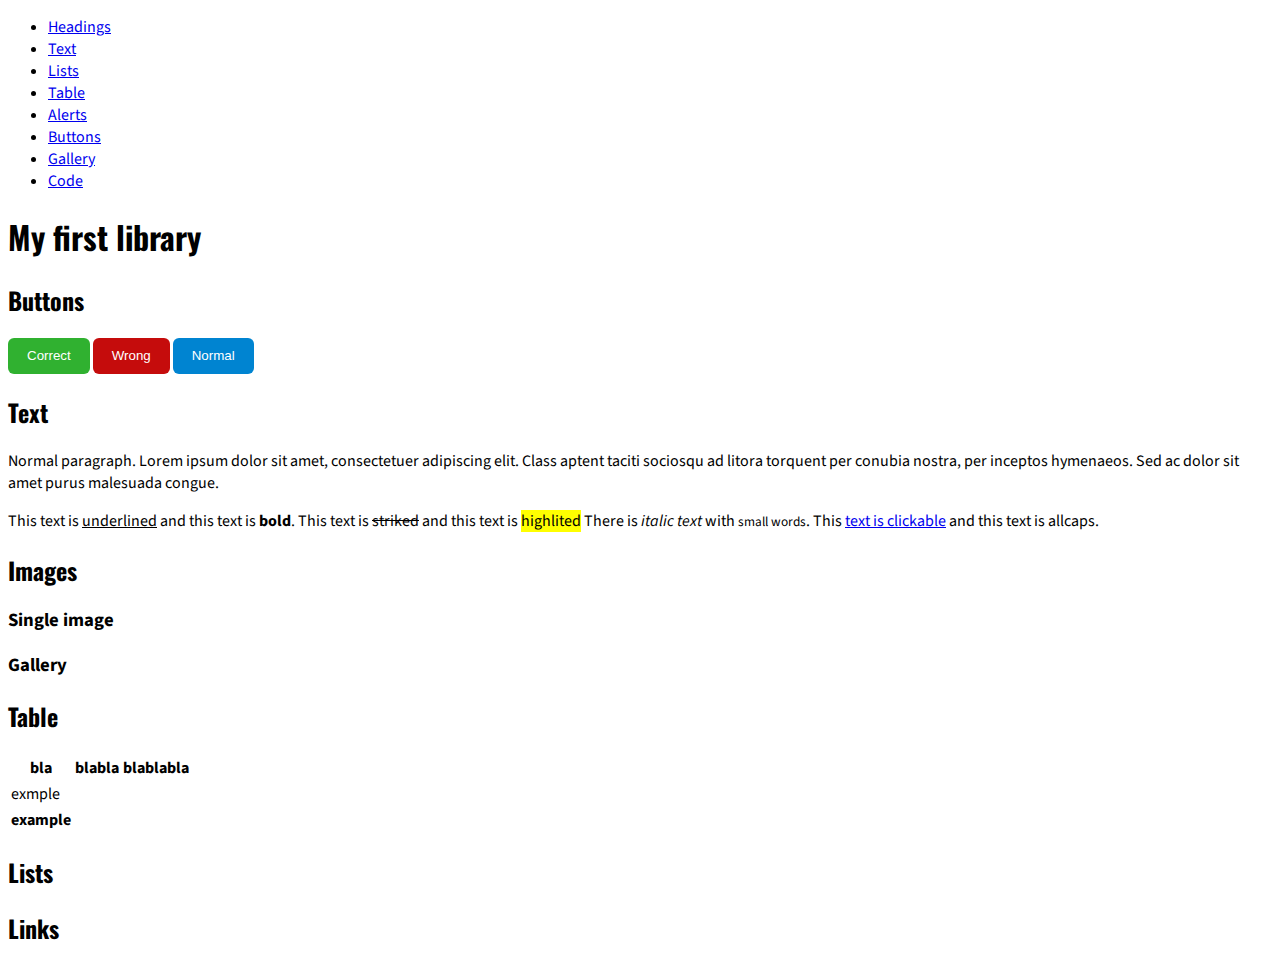
<file: index.html>
<!DOCTYPE html>
<html lang="cs">

<head>
    <meta charset="UTF-8">
    <meta http-equiv="X-UA-Compatible" content="IE=edge">
    <meta name="viewport" content="width=device-width, initial-scale=1.0">
    <link rel="stylesheet" href="./layout.css">
    <link rel="stylesheet" href="./typography.css">

<body>
    <header>
        <nav class="navbar">
            <div class="navbar__title"><a href="#"></a></div>
            <ul class="navbar__menu">
                <li><a href="#headings" class="navbar__btn">Headings</a></li>
                <li><a href="#text" class="navbar__btn">Text</a></li>
                <li><a href="#list" class="navbar__btn">Lists</a></li>
                <li><a href="#table" class="navbar__btn">Table</a></li>
                <li><a href="#alerts" class="navbar__btn">Alerts</a></li>
                <li><a href="#buttons" class="navbar__btn">Buttons</a></li>
                <li><a href="#buttons" class="navbar__btn">Gallery</a></li>
                <li><a href="#code" class="navbar__btn">Code</a></li>
            </ul>
            <div class="menu-btn">
                <i class="fas fa-bars"></i>
            </div>
        </nav>

        <h1>
            My first library
        </h1>
    </header>
    <main>
        <section id="buttons">
            <h2>Buttons</h2>
            <div class="basic">
                <button class="button--correct">Correct</button>
                <button class="button--wrong">Wrong</button>
                <button class="button--normal">Normal</button>
            </div>

        </section>

        <section id="text">
            <h2>Text</h2>
            <p>Normal paragraph. Lorem ipsum dolor sit amet, consectetuer adipiscing elit. Class aptent taciti
                sociosqu ad litora
                torquent per conubia nostra, per inceptos hymenaeos. Sed ac dolor sit amet purus malesuada congue.
            </p>
            <p>This text is <u>underlined</u> and this text is <b>bold</b>. This text is <s>striked</s> and this
                text is <mark>highlited</mark> There is <i>italic text</i> with <small>small words</small>. This <a
                    href="#">text is clickable</a> and this text is <span class="all-caps">allcaps</span>.</p>

        </section>
        <section id="images">
            <h2>Images</h2>
            <h3>Single image</h3>
            <h3>Gallery</h3>

        </section>
        <section id="table">
            <h2>Table</h2>
            <table>
                <thead>
                    <tr>
                        <th>
                            bla
                        </th>
                        <th>
                            blabla
                        </th>
                        <th>
                            blablabla
                        </th>

                    </tr>

                </thead>
                <tfoot>
                    <tr>
                        <th>
                            example

                        </th>

                    </tr>

                </tfoot>
                <tbody>
                    <tr>
                        <td>exmple</td>

                    </tr>

                </tbody>
            </table>

        </section>
        <section id="list">
            <h2>Lists</h2>

        </section>
        <section id="links">
            <h2>Links</h2>

        </section>
    </main>
    <footer>

    </footer>

</body>

</html>
</file>
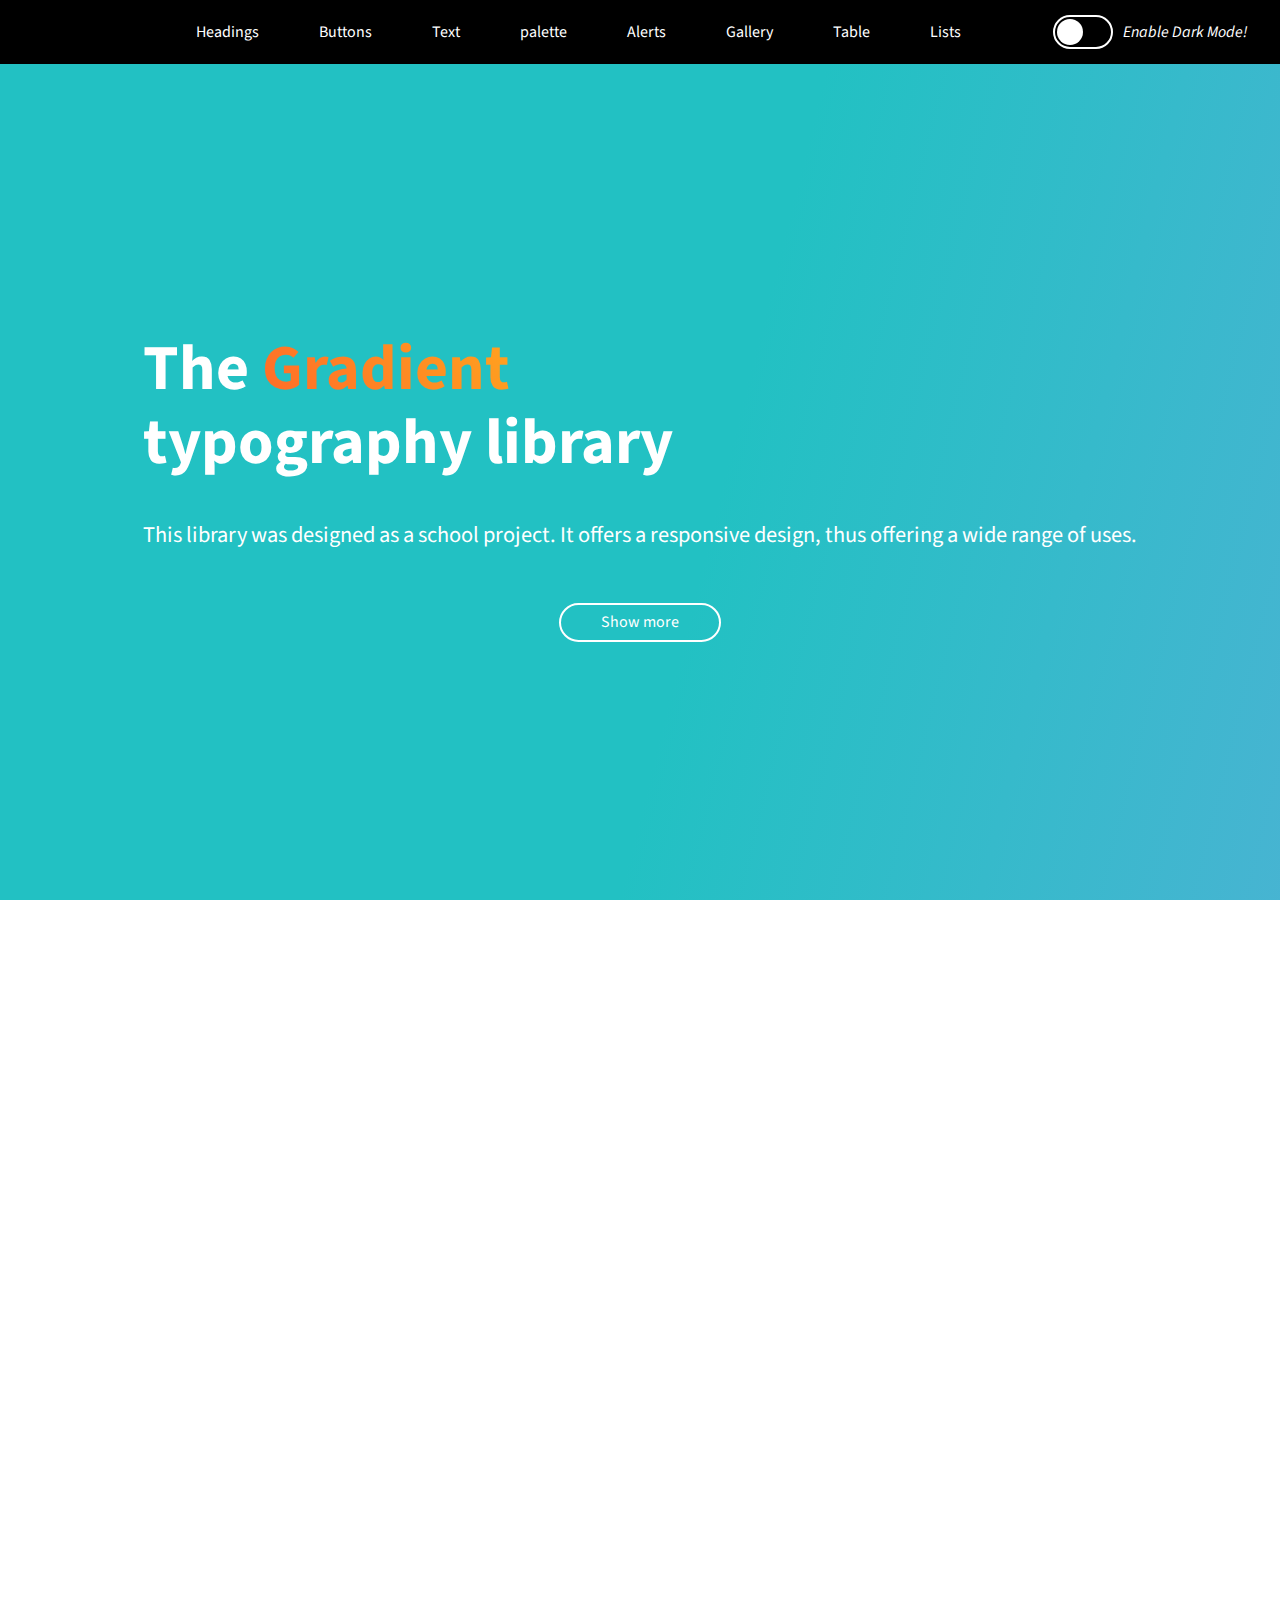
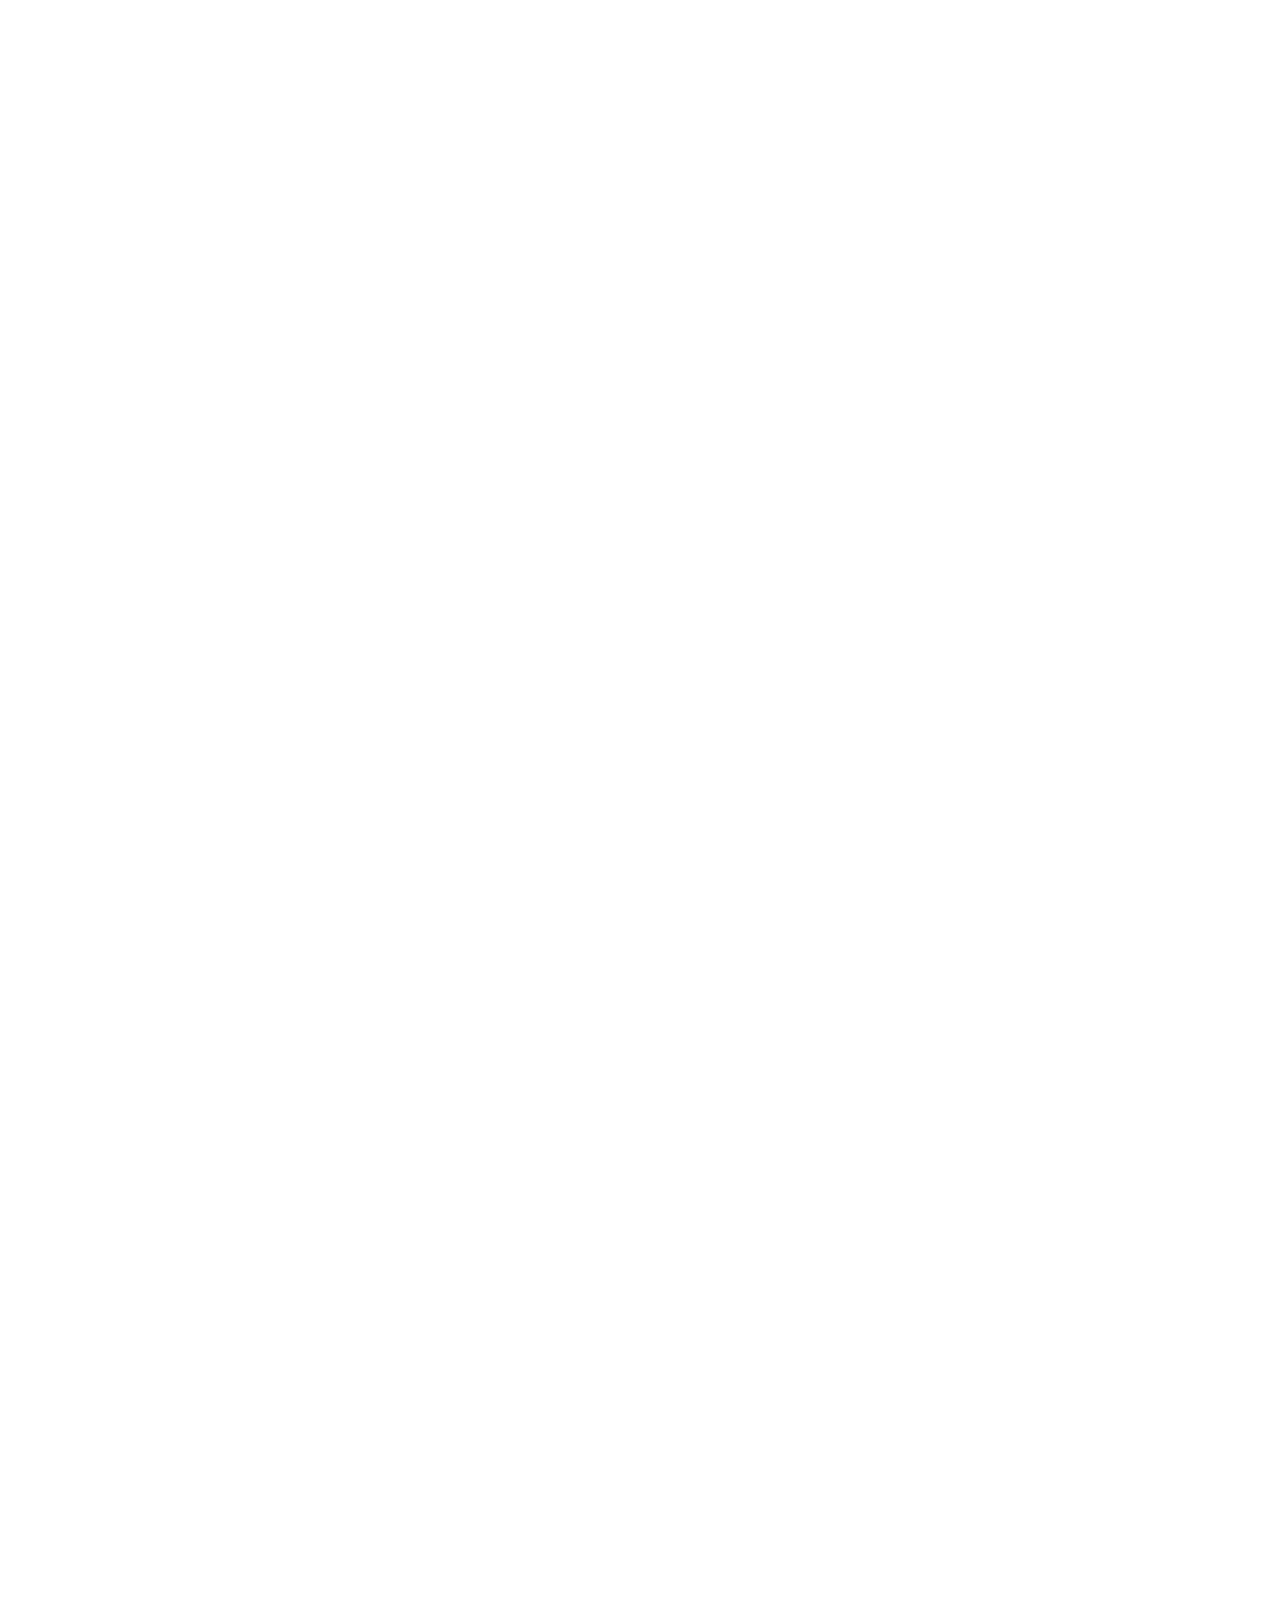
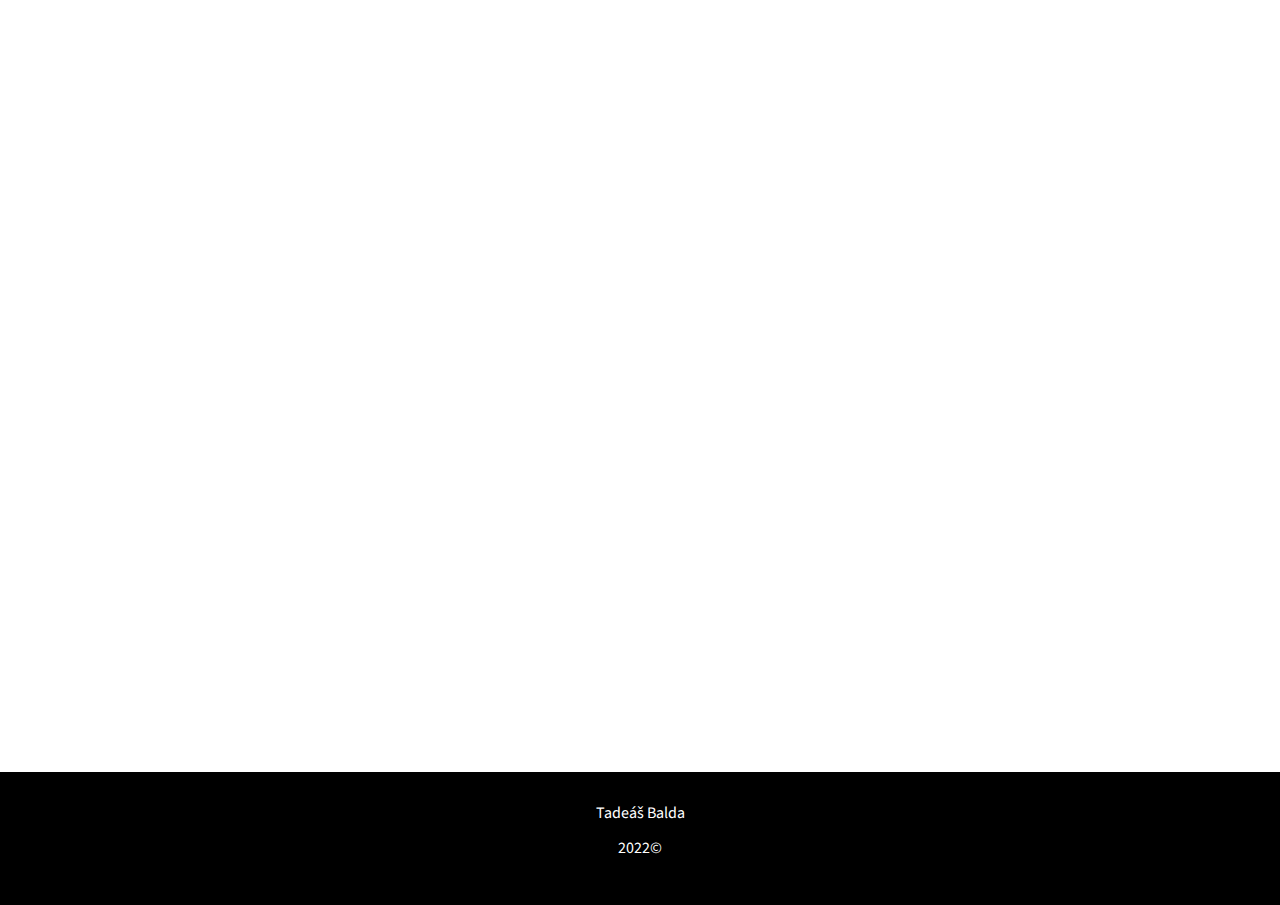
<file: docs/index.html>
<!DOCTYPE html>
<html lang="en">

<head>
    <meta charset="UTF-8">
    <meta http-equiv="X-UA-Compatible" content="IE=edge">
    <meta name="viewport" content="width=device-width, initial-scale=1.0">
    <link rel="stylesheet" href="./layout.css">
    <link rel="stylesheet" href="./typography.css">
    <link rel="stylesheet" href="./normalize.css">
    <link rel="stylesheet" href="./mobile.css">
    <link href="https://unpkg.com/aos@2.3.1/dist/aos.css" rel="stylesheet">
    <script src="https://unpkg.com/aos@2.3.1/dist/aos.js"></script>

<body>
    <header>
        <div class="menu__container">
            <nav class="menu">
                <a href="#" class="nav__logo"></a>
                <ul class="navbar__menu">
                    <li class="menu__item"><a href="#headings" class="navbar__btn">Headings</a></li>
                    <li class="menu__item"><a href="#buttons" class="navbar__btn">Buttons</a></li>
                    <li class="menu__item"><a href="#text" class="navbar__btn">Text</a></li>
                    <li class="menu__item"><a href="#colors" class="navbar__btn"> palette</a></li>
                    <li class="menu__item"><a href="#alerts" class="navbar__btn">Alerts</a></li>
                    <li class="menu__item"><a href="#images" class="navbar__btn"> Gallery</a></li>
                    <li class="menu__item"><a href="#table" class="navbar__btn">Table</a></li>
                    <li class="menu__item"><a href="#list" class="navbar__btn">Lists</a></li>
                    <li class="darkmode menu__item">
                        <label class="darkmode__switch" for="checkbox">
                            <input type="checkbox" id="checkbox" />
                            <div class="button--darkmode round"></div>
                        </label>
                        <em class="darkmode__text">Enable Dark Mode!</em>
                    </li>
                </ul>
                <div class="hamburger">
                    <span class="bar"></span>
                    <span class="bar"></span>
                    <span class="bar"></span>
                </div>
            </nav>
        </div>
        <div class="menu-btn">
            <i class="fas fa-bars"></i>
        </div>


        <div class="image__background">
            <div class="background__text">
                <h1>The <span>Gradient</span> <br>typography library</h1>
                <p>This library was designed as a school project. It offers a responsive design, thus offering a wide
                    range of uses.</p>
            </div>

            <a class="showmore" href="#showmore">Show more</a>

        </div>
    </header>
    <main id="showmore" data-aos-offset="200" data-aos="fade-up">
        <section id="headings">
            <h2>
                Headings
            </h2>
            <h2 class="headings__example headings__example--1">
                H1 Example
            </h2>
            <h2 class="headings__example headings__example--2">
                H2 Example
            </h2>
            <h3 class="headings__example headings__example--3">
                H3 Example
            </h3>
            <h4 class="headings__example headings__example--4">
                H4 Example
            </h4>
            <h5 class="headings__example headings__example--5">
                H5 Example
            </h5>
            <h6 class="headings__example headings__example--6">
                H6 Example
            </h6>

        </section>
        <section id="buttons">
            <h2>Buttons</h2>
            <div class="button__basic">
                <button class="button button--correct">Correct</button>
                <button class="button button--wrong">Wrong</button>
                <button class="button button--normal">Normal</button>
            </div>

        </section>

        <section id="text">
            <h2>Text</h2>
            <p>Normal paragraph. Lorem ipsum dolor sit amet, consectetuer adipiscing elit. Class aptent taciti
                sociosqu ad litora
                torquent per conubia nostra, per inceptos hymenaeos. Sed ac dolor sit amet purus malesuada congue.
            </p>
            <p>This text is <u>underlined</u> and this text is <b>bold</b>. This text is <s>striked</s> and this
                text is <mark>highlited</mark> There is <i>italic text</i> with <small>small words</small>. This <a
                    href="#">text is clickable</a> and this text is <span class="all-caps">allcaps</span>.</p>

        </section>
        <section id="colors">
            <h2>Basic color palette</h2>
            <div class="color__palette">
                <div class="color color--1">

                </div>
                <div class="color color--2">

                </div>
                <div class="color color--3">

                </div>
                <div class="color color--4">

                </div>
                <div class="color color--5">

                </div>
            </div>

        </section>
        <section id="alerts">
            <h2>Alerts</h2>
            <div class="alert__list">
                <div class="alert alert--save">
                    <span> </span>
                    <strong>Do something</strong> Save your work!

                </div>
                <div class="alert alert--sign">
                    <span> </span>
                    <strong>Do something</strong> Please sign up!
                </div>
                <div class="alert alert--critical">
                    <span> </span>
                    <strong>Do something</strong> Warging!
                </div>
            </div>

        </section>
        <section id="images">
            <h2>Images</h2>
            <h3>Gallery</h3>
            <ul class="image-gallery">
                <li>
                    <a href="">
                        <img src="./IMG/Group -1.png" alt="">
                        <figcaption class="overlay">Image title</figcaption>
                    </a>
                </li>
                <li>
                    <a href="">
                        <img src="./IMG/Group -2.png" alt="">
                        <figcaption class="overlay">Image title</figcaption>
                    </a>
                </li>
                <li>
                    <a href="">
                        <img src="./IMG/Group -8.png" alt="">
                        <figcaption class="overlay">Image title</figcaption>
                    </a>
                </li>
                <li>
                    <a href="">
                        <img src="./IMG/Group -4.png" alt="">
                        <figcaption class="overlay">Image Title</figcaption>
                    </a>
                </li>
                <li>
                    <img src="./IMG/Group -5.png" alt="">
                    <figcaption class="overlay">Image Title</figcaption>
                </li>
                <li>
                    <a href="">
                        <img src="./IMG/Group -6.png" alt="">
                        <figcaption class="overlay">Image Title</figcaption>
                    </a>
                </li>
                <li>
                    <a href="./IMG/Group -7.png">
                        <img src="./IMG/Group -7.png" alt="">
                        <figcaption class="overlay">Image Title</figcaption>
                    </a>
                </li>
                <li>
                    <a href="">
                        <img src="./IMG/Group -8.png" alt="">
                        <figcaption class="overlay">Image Title</figcaption>
                    </a>
                </li>
                <li>
                    <a href="">
                        <img src="./IMG/Group 1.png" alt="">
                        <figcaption class="overlay">Image Title</figcaption>
                    </a>
                </li>
            </ul>
        </section>
        <section id="table">
            <h2>Table</h2>
            <table>
                <tr>
                    <th>Adam</th>
                    <th>Jonáš</th>
                    <th>Linda</th>
                </tr>
                <tr>
                    <td>16</td>
                    <td>14</td>
                    <td>10</td>
                </tr>
                <tr>
                    <td>ano</td>
                    <td>ne</td>
                    <td>ne</td>
                </tr>
            </table>



        </section>
        <section id="list">
            <h2>Lists</h2>
            <ul>
                <li>Coffee</li>
                <ul>
                    <li>something</li>
                </ul>
                <li>Tea</li>
                <li>Milk</li>
            </ul>

        </section>
    </main>
    <footer>
        <span class="footer__name">Tadeáš Balda</span>
        <p class="footer__text">2022©</p>
    </footer>
    <script>
        // Darkmode switch:
        const toggleSwitch = document.querySelector('.darkmode__switch input[type="checkbox"]');
        const currentTheme = localStorage.getItem('theme');

        if (currentTheme) {
            document.documentElement.setAttribute('data-theme', currentTheme);

            if (currentTheme === 'dark') {
                toggleSwitch.checked = true;
            }
        }

        function switchTheme(e) {
            if (e.target.checked) {
                document.documentElement.setAttribute('data-theme', 'dark');
                localStorage.setItem('theme', 'dark');
            } else {
                document.documentElement.setAttribute('data-theme', 'light');
                localStorage.setItem('theme', 'light');
            }
        }

        toggleSwitch.addEventListener('change', switchTheme, false);
        // Hamburger menu:
        const hamburger = document.querySelector(".hamburger");
        const navMenu = document.querySelector(".navbar__menu");

        hamburger.addEventListener("click", () => {
            hamburger.classList.toggle("active");
            navMenu.classList.toggle("active");
        })
        document.querySelectorAll(".menu__item").forEach(n => n.addEventListener("click", () => {
            hamburger.classList.remove("active");
            navMenu.classList.remove("active");
        }))
        AOS.init();
    </script>

</body>


</html>
</file>
<file: layout.css>
body {
    font-family: 'Source Sans Pro', sans-serif;
}

h1,
h2 {
    font-family: 'Oswald', sans-serif;
}

button {
    display: inline-block;
    border: 1px solid transparent;
    border-radius: 6px;
    height: 36px;
    line-height: 34px;
    padding: 0 18px;
    font-weight: 400;
}
.button--correct {
    background-color: rgb(48, 177, 48);
    color: white;
    
}
.button--wrong {
    background-color:rgb(197, 12, 12);
    color: white
}   
.button--normal {
    background-color: rgb(0, 132, 209);
    color: white;
}
.button--correct:hover {
    background-color: rgb(2, 129, 2);
    color: white;
    scale: 1.05;  
    font-size: small;
    
}
.button--wrong:hover {
    background-color:rgb(255, 24, 24);
    color: white;
    scale: 1.05;    

}   
.button--normal:hover {
    background-color: rgb(21, 152, 228);
    color: white;
    scale: 1.05;  
    
}
</file>
<file: typography.css>
@import url('https://fonts.googleapis.com/css2?family=Oswald:wght@200;300;400;500;600;700&family=Source+Sans+Pro:ital,wght@0,200;0,300;0,400;0,600;0,700;0,900;1,200;1,300;1,400;1,600;1,700;1,900&display=swap');
</file>
<file: docs/layout.css>
/* Basic colors */
:root {
    --primary-color: #302AE6;
    --secondary-color: #536390;
    --font-color: black;
    --bg-color: rgb(255, 255, 255);
    --heading-color: #292922;
    --bgra-color: linear-gradient(104deg, rgba(34, 193, 195, 1) 14%, rgb(174 144 251) 56%, rgba(253, 187, 45, 1) 100%);
}

/* Dark mode ON */
[data-theme="dark"] {
    --primary-color: #9A97F3;
    --secondary-color: #818cab;
    --font-color: white;
    --bg-color: #161625;
    --heading-color: #818cab;
    --bgra-color: linear-gradient(10deg, rgba(39, 113, 113, 1) 14%, rgba(66, 45, 121, 1) 56%, rgb(96 66 0) 100%);
}

body {
    font-family: 'Source Sans Pro', sans-serif;
    background-color: var(--bg-color);
    margin: 0;
    color: var(--font-color);
}


h2 {
    font-family: 'Oswald', sans-serif;
    color: var(--font-color);
    border-left: 3px solid var(--font-color);
    padding-left: 0.3em;
    margin: 5rem 0 2rem 0;
}

h3 {
    text-align: center;
}

.headings__example--2 {
    border: none;
    padding-left: 0;
    margin: 0;
}

.background__text>h1 {
    color: white;
    font-size: 4rem;
    text-align: left;
}

.showmore {
    padding-block: .5rem;
    padding-inline: 2.5rem;
    border: 2px solid;
    border-color: white;
    color: white;
    border-radius: 25px;
    margin: 0;
    text-decoration: none;

}

.showmore:hover {
    background-color: white;
    color: black;
}






/* headings */
.headings__example {
    color: var(--font-color);
}

.headings__example--1 {
    font-size: 2rem;

    border: none;
    padding: 0;
}

/* Navbar */
.menu__container {
    padding: 0;
    margin: 0;
}

.headings__example--3 {
    text-align: left;
}

.navbar__menu li {
    list-style: none;

}

.navbar__menu a {
    color: white;
    text-decoration: none;
}

.menu__container {
    margin: 0 auto;
}

.menu {
    height: 4rem;
    display: flex;
    justify-content: space-between;
    align-items: center;
}

.nav__logo {

    margin: 2rem;
}

.navbar__menu {
    display: flex;
    justify-content: space-between;
    align-items: center;
    gap: 60px;
}

.menu__item {
    transition: 0.3s ease-out;
}

.menu__item:hover {
    color: dodgerblue;
}

.hamburger {
    display: none;
    cursor: pointer;
    margin-inline: 2rem;
}

.bar {
    display: block;
    width: 25px;
    height: 3px;
    margin: 5px auto;
    -webkit-transition: all 0.3s ease;
    transition: all 0.3s ease;
    background-color: white;
    border-radius: 1.5px;
}

.menu {
    overflow: hidden;
    background-color: black;
    position: fixed;

    width: 100%;
    z-index: 100;
}

.navbar__menu a:hover {
    color: yellow;
}

.navbar__menu a:hover::after {
    content: '';
    width: 25px;
    height: 2px;
    color: #ffe137;
}


.nav__logo::before {
    content: url(./IMG/Home-icon.svg);
    padding: 2rem;
}

/* Dark mode switch */
.darkmode {
    display: flex;
    align-items: center;
    margin: 2rem;
}

.darkmode__text {
    margin-left: 10px;
    font-size: 1rem;
    color: white;
}

.darkmode__switch {
    display: inline-block;
    height: 34px;
    position: relative;
    width: 60px;
}

.darkmode__switch input {
    display: none;
}

.button--darkmode {
    background-color: rgb(0, 0, 0);
    bottom: 0;
    cursor: pointer;
    left: 0;
    position: absolute;
    right: 0;
    top: 0;
    transition: .4s;
    border: 2px solid;
    border-color: white;
}

.button--darkmode:before {


    background-color: #fff;
    bottom: 2px;
    content: "";
    height: 26px;
    left: 2px;
    position: absolute;
    transition: 0.6s;
    width: 26px;
}

input:checked+.button--darkmode {
    background-color: #ffe137;
    border-color: #ffe137;
}

input:checked+.button--darkmode:before {
    transform: translateX(26px);
}

.button--darkmode.round {
    border-radius: 34px;
}

.button--darkmode.round:before {
    border-radius: 50%;
}

/* H1 with background image */
.image__background {
    display: flex;
    flex-direction: column;
    background-image: var(--bgra-color);
    height: 100vh;
    align-self: center;
    background-repeat: no-repeat;
    background-size: cover;
    align-items: center;
    justify-content: center;
    max-height: 1080px;

    background-size: 400% 400%;
    animation: gradient 10s ease infinite;
    height: 100vh;
}

@keyframes gradient {
    0% {
        background-position: 0% 50%;
    }

    50% {
        background-position: 100% 50%;
    }

    100% {
        background-position: 0% 50%;
    }
}



.background__text {
    font-size: 1.4rem;
    text-align: center;
    color: white;
    padding: 2rem;


}

.background__text p {
    text-align: initial;
}



h1 span {
    background: linear-gradient(52deg, rgba(255, 99, 42, 1) 14%, rgba(255, 229, 19, 1) 69%);
    ;
    -webkit-background-clip: text;
    -webkit-text-fill-color: transparent;
    background-size: 400% 400%;
    animation: gradient 5s ease infinite;
    height: 100vh;
}

@keyframes gradient {
    0% {
        background-position: 0% 50%;
    }

    50% {
        background-position: 100% 50%;
    }

    100% {
        background-position: 0% 50%;
    }
}

/* button */
button {
    display: inline-block;
    border: 1px solid transparent;
    border-radius: 6px;
    height: 36px;
    line-height: 34px;
    padding: 0 18px;
    font-weight: 400;
}

.button__basic {
    display: flex;
    align-items: center;
    flex-wrap: wrap;
    justify-content: center;
}

.button {
    margin: 10px;
    color: white;
}

.button--correct {
    background-color: rgb(48, 177, 48);


}

.button--wrong {
    background-color: rgb(197, 12, 12);

}

.button--normal {
    background-color: rgb(0, 132, 209);

}

.button:hover {
    scale: 1.05;
}

.button--correct:hover {
    background-color: rgb(2, 129, 2);



}

.button--wrong:hover {
    background-color: rgb(255, 24, 24);



}

.button--normal:hover {
    background-color: rgb(21, 152, 228);


}

/* Gallery */

figcaption {

    position: absolute;
    width: 100%;
    height: 100%;
    background: rgba(57, 57, 57, 0.502);
    top: 0;
    left: 0;
    transform: scale(0);
    transition: all 0.1s 0.05s ease-in-out;
    color: #fff;
    border-radius: 5px;
    display: flex;
    align-items: center;
    justify-content: center;

}

.flexgallery figcaption:hover {
    transform: scale(1);
}


.image-gallery {
    display: flex;
    flex-wrap: wrap;
    justify-content: center;
    gap: 10px;
    padding: 0;
}

.image-gallery>li {

    width: 350px;
    list-style: none;
    flex-basis: 350px;
    position: relative;
    cursor: pointer;
}

.image-gallery li img {
    object-fit: cover;
    width: 100%;
    height: 100%;
    vertical-align: middle;
    border-radius: 5px;
}

.image-gallery::after {
    content: "";
    flex-basis: 350px;
}



.overlay {
    position: absolute;
    width: 100%;
    height: 100%;
    background: rgba(57, 57, 57, 0.502);
    top: 0;
    left: 0;
    transform: scale(0);
    transition: all 0.1s 0.1s ease-in-out;
    color: #fff;
    border-radius: 5px;
    display: flex;
    align-items: center;
    justify-content: center;
}

.container {
    box-sizing: border-box;
}

/* hover */
.image-gallery li:hover .overlay {
    transform: scale(1);
}

/* Dark Mode */

/* Alerts */
.alert__list {
    display: flex;
    flex-wrap: wrap;
    gap: 10px;

}

.alert__list .alert {
    flex-grow: 2;
}

.alert {
    padding: 20px;
    border-radius: 10px;
    color: white;
    max-width: 250px;
}

.alert--save {
    background-color: rgb(228, 225, 77);
}

.alert--sign {
    background-color: rgb(32, 141, 230);
}

.alert--critical {
    background-color: rgb(214, 32, 32);
}

/* Colors */
.color__palette {
    display: flex;
    flex-direction: row;
    flex-wrap: wrap;
    gap: 10px;
    justify-content: center;
    align-content: space-around;
}

.color {
    content: "";
    height: 12rem;
    width: 12rem;
}

.color--1 {
    background-color: aqua;
}

.color--2 {
    background-color: aquamarine;
}

.color--3 {
    background-color: beige;
}

.color--4 {
    background-color: blueviolet;
}

.color--5 {
    background-color: crimson;
}

.table__example {
    background-color: aqua;
}

/* Section */
section {
    max-width: 1200px;
    display: block;
    margin: 0 auto;

}

/* Table */
table {
    color: black;
    background-color: black;
    border-style: 1px solid black;
}

table td {
    background-color: white;
}

table th {
    background-color: gray;
}

/* footer */
footer {

    background-color: black;
    text-align: center;
    padding: 2rem;
    margin-top: 1rem;
}

footer>.footer__name {
    color: white;
}

footer>.footer__text {
    color: white;
}
</file>
<file: docs/typography.css>
@import url('https://fonts.googleapis.com/css2?family=Oswald:wght@200;300;400;500;600;700&family=Source+Sans+Pro:ital,wght@0,200;0,300;0,400;0,600;0,700;0,900;1,200;1,300;1,400;1,600;1,700;1,900&display=swap');
</file>
<file: docs/mobile.css>
@media(max-width:1024px) {
    .hamburger {
        display: block;
    }

    .hamburger.active .bar:nth-child(2) {
        opacity: 0;
    }

    .hamburger.active .bar:nth-child(1) {
        transform: translateY(8px) rotate(45deg);
    }

    .hamburger.active .bar:nth-child(3) {
        transform: translateY(-8px) rotate(-45deg);
    }

    .navbar__menu {
        position: fixed;
        left: -100%;
        top: 64px;
        gap: 0;
        flex-direction: column;
        background-color: #262626;
        width: 100%;
        align-items: flex-start;
        transition: 0.3s;
        margin: 0;
        padding: 0;
    }

    .navbar__menu li {
        padding-left: 2rem;

    }

    .menu__item {
        margin: 16px 0;
    }

    .navbar__menu.active {
        left: 0;
    }
    .background__text > h1 {  
        color: white;
        font-size: 2rem;
        text-align: left;
    }
    section {
        margin: 2rem;
    }

    /* Darmode */
    .darkmode__text {
        display: none;
    }
    
}
</file>
